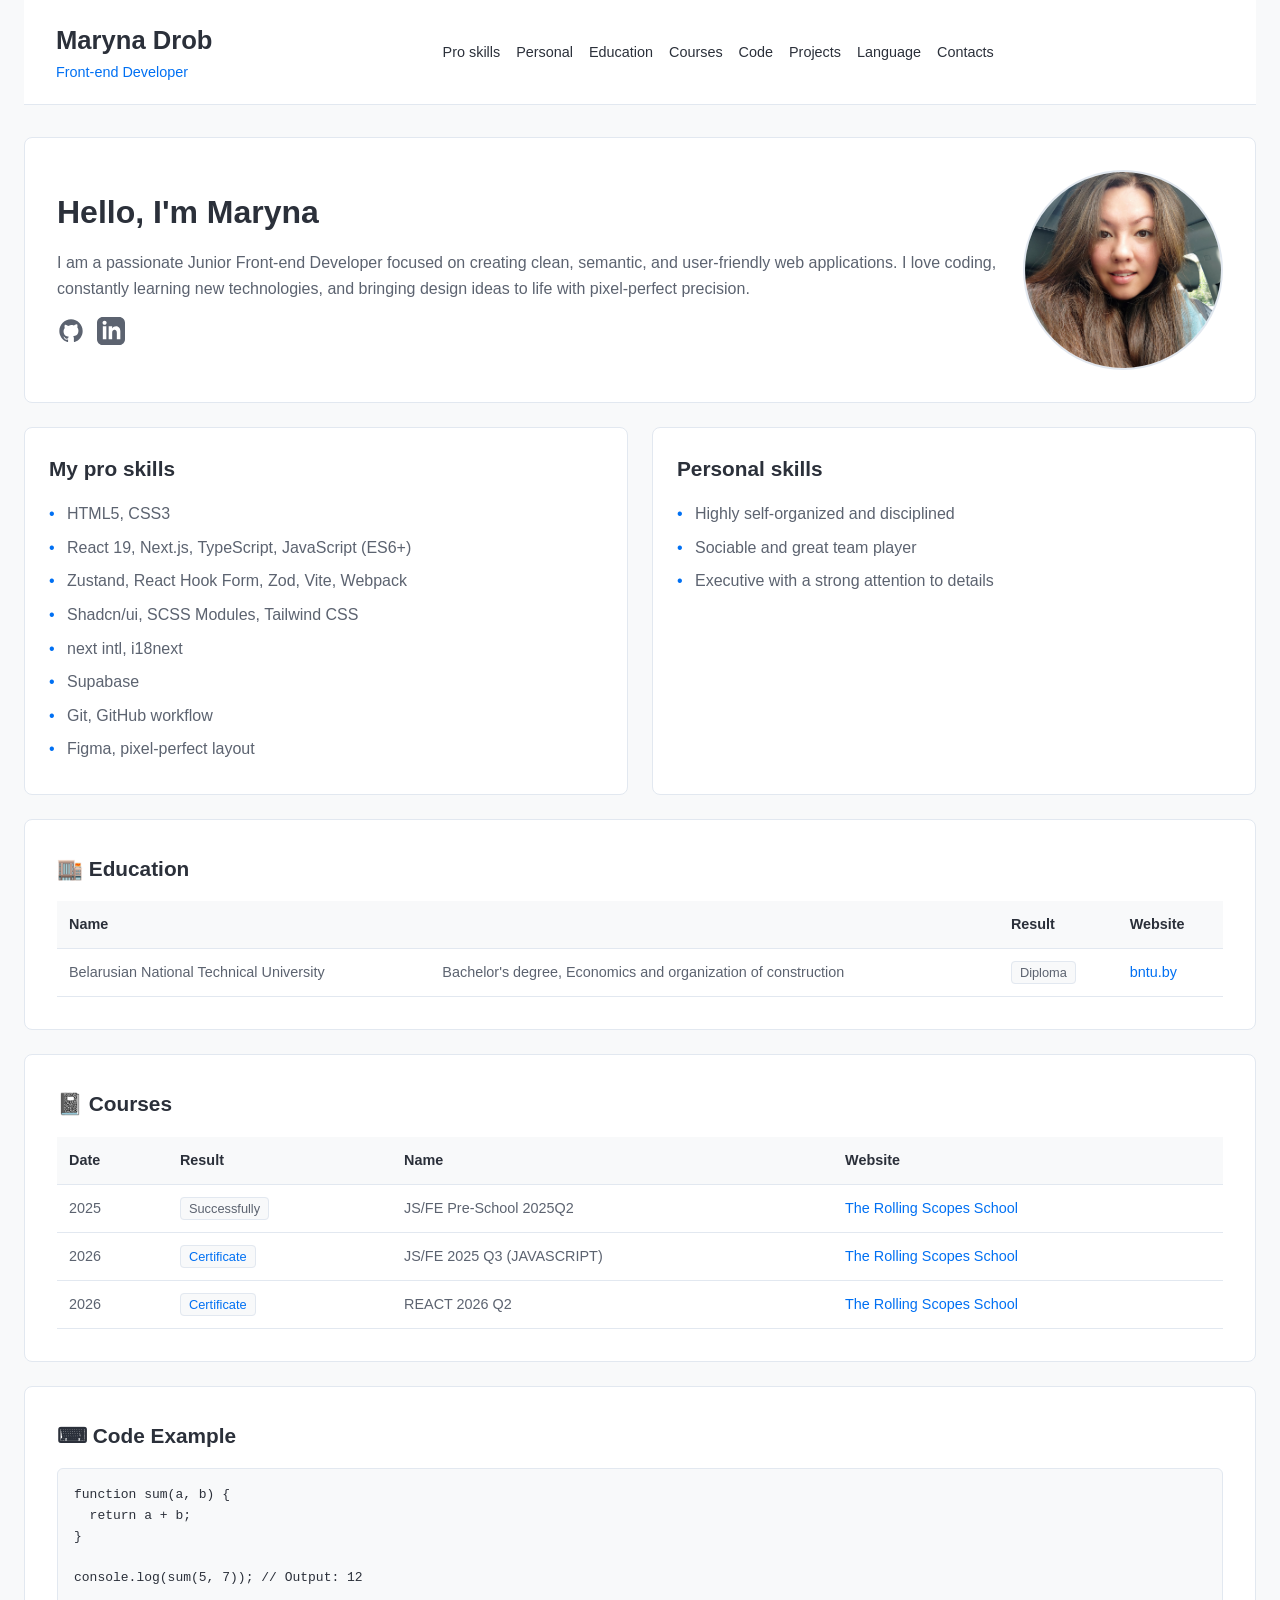
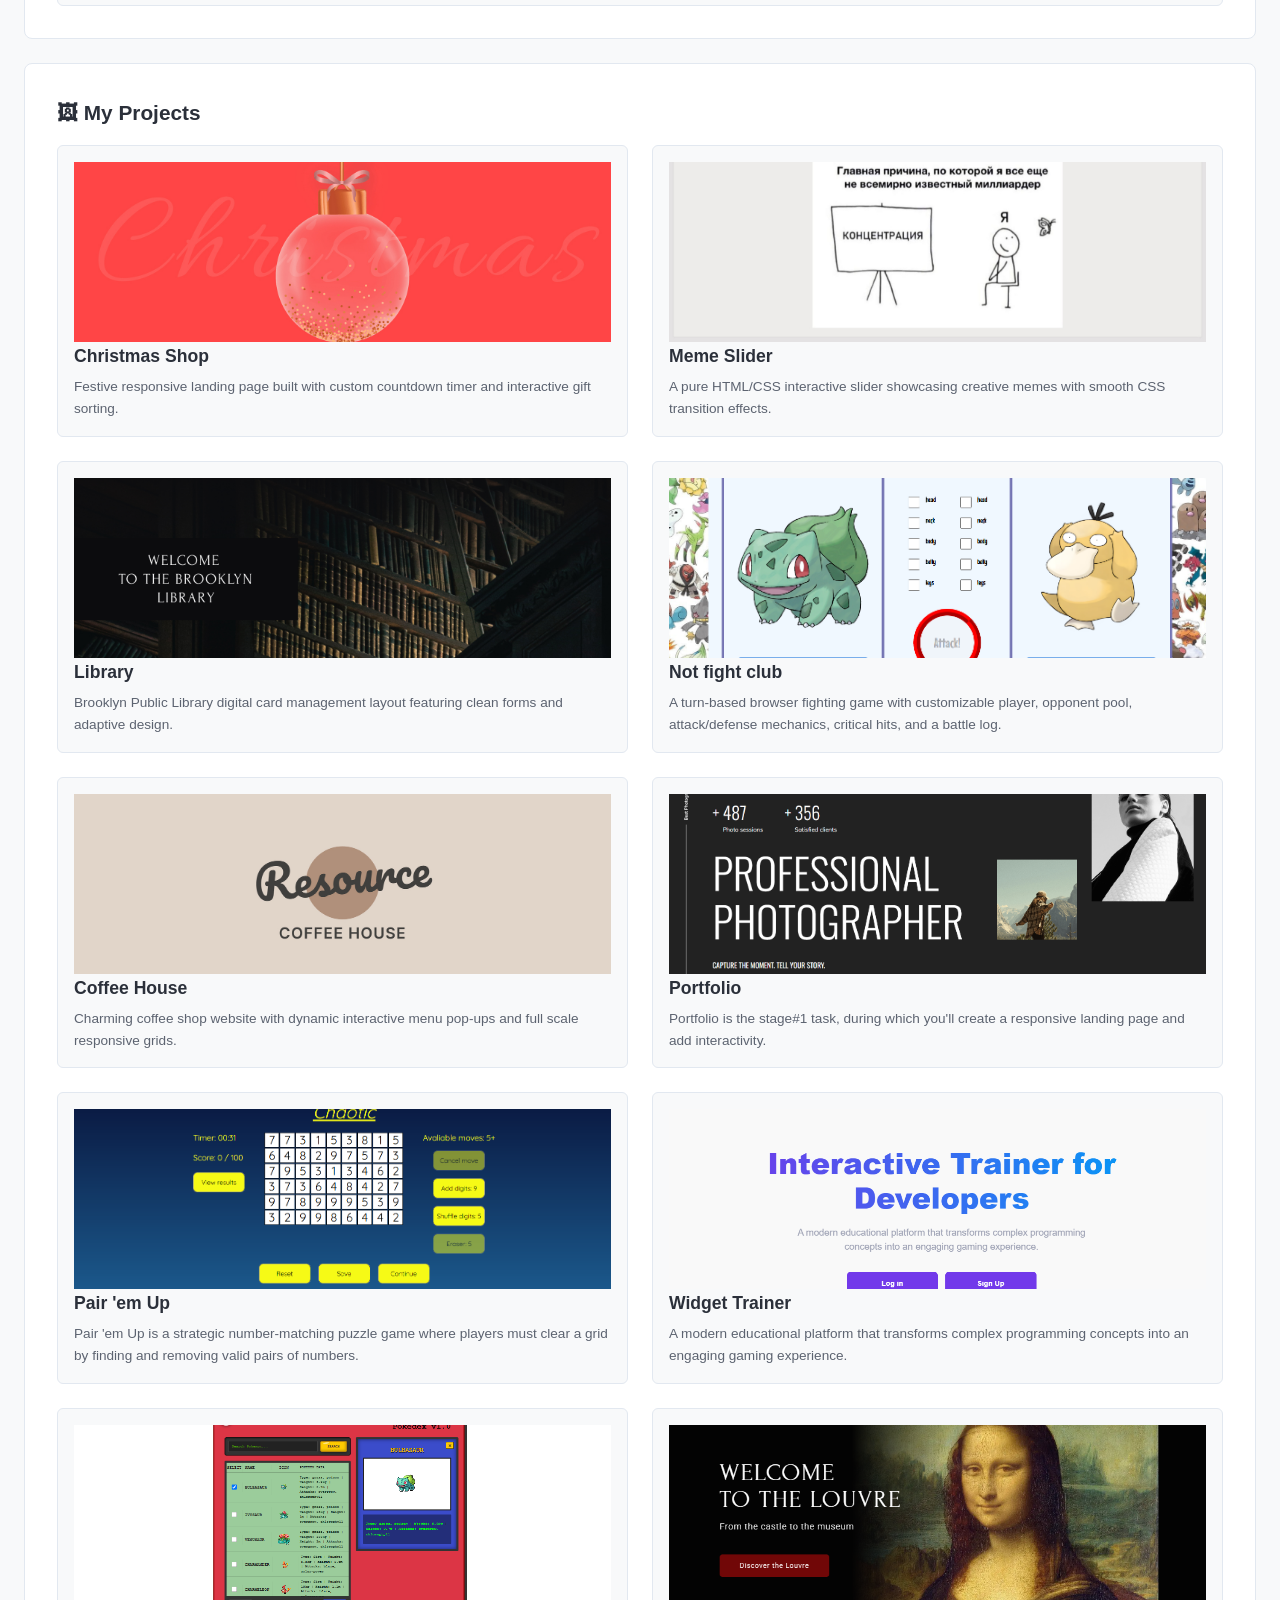
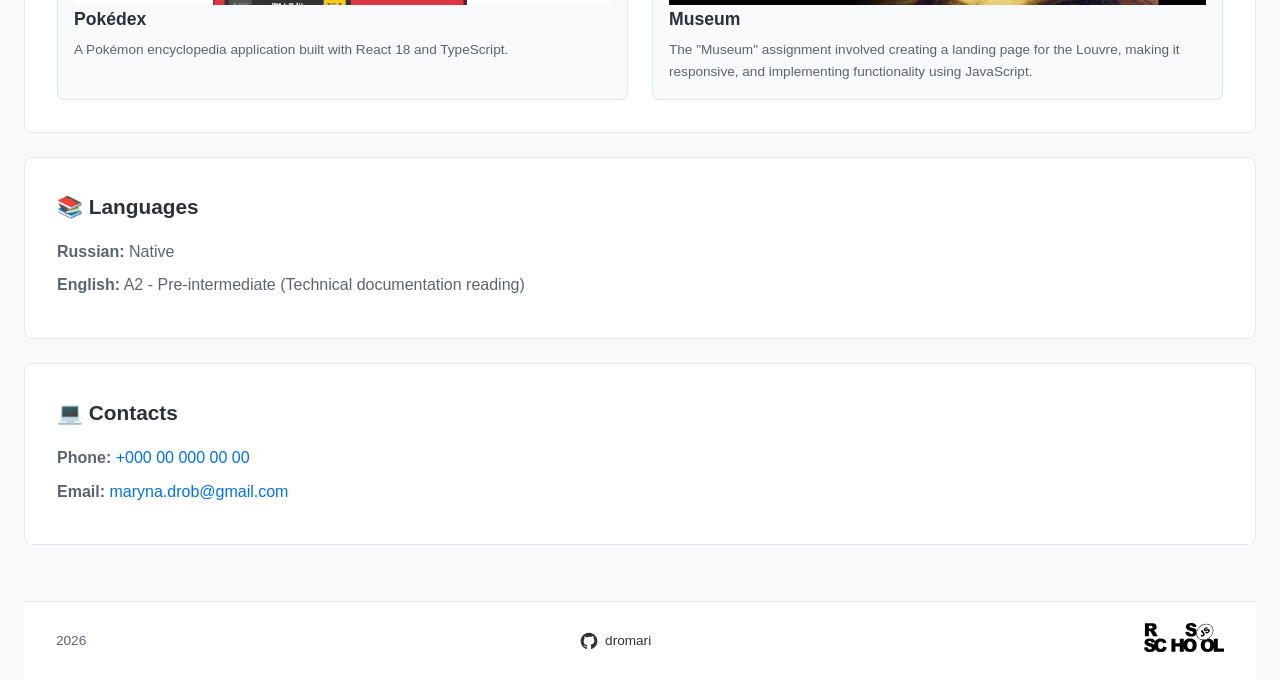
<file: index.html>
<!DOCTYPE html>
<html lang="en">

<head>
  <meta charset="UTF-8">
  <meta name="viewport" content="width=device-width, initial-scale=1.0">
  <link rel="stylesheet" href="./style.css">
  <link rel="icon" href="./assets/images/favicon.ico" sizes="32x32">
  <title>Maryna Drob | Front-end Developer</title>
</head>

<body class="body light-theme">
  <div class="body-wrapper container">


    <header class="header">
      <div class="header-wrapper">
        <div class="logo">
          <h1>Maryna Drob</h1>
          <p class="subtitle">Front-end Developer</p>
        </div>

        <nav class="header-navigation" id="header-nav">
          <ul class="header-navigation-wrapper">
            <li><a href="#pro-skills">Pro skills</a></li>
            <li><a href="#personal-skills">Personal</a></li>
            <li><a href="#education">Education</a></li>
            <li><a href="#courses">Courses</a></li>
            <li><a href="#code">Code</a></li>
            <li><a href="#projects">Projects</a></li>
            <li><a href="#language">Language</a></li>
            <li><a href="#contacts">Contacts</a></li>
          </ul>
        </nav>

        <div class="header-controls">
          <button class="burger-menu" id="burger-toggle" aria-label="Toggle menu">
            <span></span>
            <span></span>
            <span></span>
          </button>
        </div>
      </div>
    </header>


    <main class="main">


      <section class="about-me">
        <div class="about-me-text">
          <h2 class="name">Hello, I'm Maryna</h2>
          <p class="discription">
            I am a passionate Junior Front-end Developer focused on creating clean, semantic, and user-friendly web
            applications. I love coding, constantly learning new technologies, and bringing design ideas to life with
            pixel-perfect precision.
          </p>
          <div class="social-links">
            <a class="discription-link" href="https://github.com/dromari" target="_blank" aria-label="GitHub Profile">
              <svg width="28" height="28" viewBox="0 0 24 24" fill="none" xmlns="http://www.w3.org/2000/svg">
                <path fill-rule="evenodd" clip-rule="evenodd"
                  d="M12 2C6.477 2 2 6.477 2 12c0 4.42 2.865 8.166 6.839 9.489.5.092.682-.217.682-.482 0-.237-.008-.866-.013-1.7-2.782.603-3.369-1.34-3.369-1.34-.454-1.156-1.11-1.464-1.11-1.464-.908-.62.069-.06.069-.06 1.003.07 1.531 1.03 1.531 1.03.892 1.529 2.341 1.087 2.91.831.092-.646.35-1.086.636-1.336-2.22-.253-4.555-1.11-4.555-4.943 0-1.091.39-1.984 1.029-2.683-.103-.253-.446-1.27.098-2.647 0 0 .84-.269 2.75 1.025A9.564 9.564 0 0112 6.844c.85.004 1.705.115 2.504.337 1.909-1.294 2.747-1.025 2.747-1.025.546 1.377.203 2.394.1 2.647.64.699 1.028 1.592 1.028 2.683 0 3.842-2.339 4.687-4.566 4.935.359.309.678.919.678 1.852 0 1.336-.012 2.415-.012 2.743 0 .267.18.579.688.481C19.137 20.162 22 16.418 22 12c0-5.523-4.477-10-10-10z"
                  fill="currentColor" />
              </svg>
            </a>
            <a class="discription-link" href="https://linkedin.com/in/dromari/" target="_blank"
              aria-label="LinkedIn Profile">
              <svg width="28" height="28" viewBox="0 0 24 24" fill="none" xmlns="http://www.w3.org/2000/svg">
                <path
                  d="M19 0h-14c-2.761 0-5 2.239-5 5v14c0 2.761 2.239 5 5 5h14c2.762 0 5-2.239 5-5v-14c0-2.761-2.238-5-5-5zm-11 19h-3v-11h3v11zm-1.5-12.268c-.966 0-1.75-.79-1.75-1.764s.784-1.764 1.75-1.764 1.75.79 1.75 1.764-.783 1.764-1.75 1.764zm13.5 12.268h-3v-5.604c0-3.368-4-3.113-4 0v5.604h-3v-11h3v1.765c1.396-2.586 7-2.777 7 2.476v6.759z"
                  fill="currentColor" />
              </svg>
            </a>
          </div>
        </div>
        <div class="photo">
          <img class="photo-img" src="./assets/images/my-photo.jpg" alt="Maryna Drob Photo">
        </div>
      </section>


      <section class="skills-grid">
        <div id="pro-skills" class="skills-card">
          <h2>My pro skills</h2>
          <ul class="skills-list">
            <li>HTML5, CSS3</li>
            <li>React 19, Next.js, TypeScript, JavaScript (ES6+)</li>
            <li>Zustand, React Hook Form, Zod, Vite, Webpack</li>
            <li>Shadcn/ui, SCSS Modules, Tailwind CSS</li>
            <li>next intl, i18next</li>
            <li>Supabase</li>
            <li>Git, GitHub workflow</li>
            <li>Figma, pixel-perfect layout</li>
          </ul>
        </div>
        <div id="personal-skills" class="skills-card">
          <h2>Personal skills</h2>
          <ul class="skills-list">
            <li>Highly self-organized and disciplined</li>
            <li>Sociable and great team player</li>
            <li>Executive with a strong attention to details</li>
          </ul>
        </div>
      </section>


      <section id="education" class="section">
        <h2>🏬 Education</h2>
        <div class="table-container">
          <table class="custom-table">
            <thead>
              <tr>
                <th class="table-name">Name</th>
                <th class="table-name"></th>
                <th class="table-result">Result</th>
                <th class="table-website">Website</th>
              </tr>
            </thead>
            <tbody>
              <tr>
                <td>Belarusian National Technical University</td>
                <td>Bachelor's
                  degree,
                  Economics
                  and
                  organization
                  of
                  construction</td>
                <td><span class="badge">Diploma</span></td>
                <td><a href="https://bntu.by" target="_blank">bntu.by</a></td>
              </tr>
            </tbody>
          </table>
        </div>
      </section>


      <section id="courses" class="section">
        <h2>📓 Courses</h2>
        <div class="table-container">
          <table class="custom-table">
            <thead>
              <tr>
                <th class="table-date">Date</th>
                <th class="table-result">Result</th>
                <th class="table-name">Name</th>
                <th class="table-website">Website</th>
              </tr>
            </thead>
            <tbody>
              <tr>
                <td>2025</td>
                <td><span class="badge success">Successfully</span></td>
                <td>JS/FE Pre-School 2025Q2
                </td>
                <td><a href="https://rs.school/courses/javascript-preschool-ru" target="_blank">The Rolling Scopes
                    School</a></td>
              </tr>
              <tr>
                <td>2026</td>
                <td><a href="https://app.rs.school/certificate/uv3uagqj" target="_blank"><span
                      class="badge success">Certificate</span></a></td>
                <td>JS/FE 2025 Q3 (JAVASCRIPT)
                </td>
                <td><a href="https://rs.school/courses/javascript" target="_blank">The Rolling Scopes School</a></td>
              </tr>
              <tr>
                <td>2026</td>
                <td><a href="https://app.rs.school/certificate/gltx63mo" target="_blank"><span
                      class="badge progress">Certificate</span></a></td>
                <td>REACT 2026 Q2</td>
                <td><a href="https://rs.school/courses/reactjs" target="_blank">The Rolling Scopes School</a></td>
              </tr>
            </tbody>
          </table>
        </div>
      </section>


      <section id="code" class="section">
        <h2>⌨ Code Example</h2>
        <div class="code-block">
          <pre><code>function sum(a, b) {
  return a + b;
}

console.log(sum(5, 7)); // Output: 12
</code></pre>
        </div>
      </section>

      <section id="projects" class="section">
        <h2>🖼 My Projects</h2>
        <div class="projects-grid">
          <div class="project-card">
            <div class="project-info">
              <a href="https://rolling-scopes-school.github.io/dromari-JSFE2024Q4/christmas-shop/pages/home/"
                target="_blank" class="project-image-link">
                <div class="project-image-container">
                  <img class="project-image" src="./assets/images/christmas-shop.jpg" alt="Christmas Shop">
                </div>
                <h3>Christmas Shop</h3>
                <p>Festive responsive landing page built with custom countdown timer and interactive gift sorting.</p>
              </a>
            </div>
          </div>

          <div class="project-card">
            <div class="project-info">
              <a href="https://dromari.github.io/cssMemeSlider/cssMemeSlider/index.html" target="_blank"
                class="project-image-link">
                <div class="project-image-container">
                  <img class="project-image" src="./assets/images/meme-slider.jpg" alt="Meme Slider">
                </div>
                <h3>Meme Slider</h3>
                <p>A pure HTML/CSS interactive slider showcasing creative memes with smooth CSS transition effects.</p>
              </a>
            </div>
          </div>

          <div class="project-card">
            <div class="project-info">
              <a href="https://dromari.github.io/library/library/index.html" target="_blank" class="project-image-link">
                <div class="project-image-container">
                  <img class="project-image" src="./assets/images/library.jpg" alt="Library">
                </div>
                <h3>Library</h3>
                <p>Brooklyn Public Library digital card management layout featuring clean forms and adaptive design.</p>
              </a>
            </div>
          </div>

          <div class="project-card">
            <div class="project-info">
              <a href="https://dromari.github.io/not-fight-club/" target="_blank" class="project-image-link">
                <div class="project-image-container">
                  <img class="project-image" src="./assets/images/not-fight-club.png" alt="Not fight club">
                </div>
                <h3>Not fight club</h3>
                <p>A turn-based browser fighting game with customizable player, opponent pool, attack/defense mechanics,
                  critical hits, and a battle log.</p>
              </a>
            </div>
          </div>

          <div class="project-card">
            <div class="project-info">
              <a href="https://dromari.github.io/coffee-house/coffee-house/pages/home/" target="_blank"
                class="project-image-link">
                <div class="project-image-container">
                  <img class="project-image" src="./assets/images/coffee-house.jpg" alt="Coffee House">
                </div>
                <h3>Coffee House</h3>
                <p>Charming coffee shop website with dynamic interactive menu pop-ups and full scale responsive grids.
                </p>
              </a>
            </div>
          </div>

          <div class="project-card">
            <div class="project-info">
              <a href="https://rolling-scopes-school.github.io/dromari-JSFE2025Q3/portfolio/" target="_blank"
                class="project-image-link">
                <div class="project-image-container">
                  <img class="project-image" src="./assets/images/portfolio.png" alt="Portfolio">
                </div>
                <h3>Portfolio</h3>
                <p>Portfolio is the stage#1 task, during which you'll create a responsive landing page and add
                  interactivity.</p>
              </a>
            </div>
          </div>

          <div class="project-card">
            <div class="project-info">
              <a href="https://rolling-scopes-school.github.io/dromari-JSFE2025Q3/pair-em-up/" target="_blank"
                class="project-image-link">
                <div class="project-image-container">
                  <img class="project-image" src="./assets/images/pair-em-up.png" alt="Pair 'em Up">
                </div>
                <h3>Pair 'em Up </h3>
                <p>Pair 'em Up is a strategic number-matching puzzle game where players must clear a grid by finding and
                  removing valid pairs of numbers.</p>
              </a>
            </div>
          </div>

          <div class="project-card">
            <div class="project-info">
              <a href="https://tandem-virid.vercel.app/" target="_blank" class="project-image-link">
                <div class="project-image-container">
                  <img class="project-image" src="./assets/images/widget-trainer.png" alt="Widget Trainer">
                </div>
                <h3>Widget Trainer</h3>
                <p>A modern educational platform that transforms complex programming concepts into an engaging gaming
                  experience.</p>
              </a>
            </div>
          </div>

          <div class="project-card">
            <div class="project-info">
              <a href="https://pokedex-nextjs-ssr.vercel.app/" target="_blank" class="project-image-link">
                <div class="project-image-container">
                  <img class="project-image" src="./assets/images/pokedex.png" alt="Pokédex">
                </div>
                <h3>Pokédex</h3>
                <p>A Pokémon encyclopedia application built with React 18 and TypeScript.</p>
              </a>
            </div>
          </div>

          <div class="project-card">
            <div class="project-info">
              <a href="https://rolling-scopes-school.github.io/dromari-JSFEPRESCHOOL2025Q2/museum/" target="_blank"
                class="project-image-link">
                <div class="project-image-container">
                  <img class="project-image" src="./assets/images/museum.png" alt="Museum">
                </div>
                <h3>Museum</h3>
                <p>The "Museum" assignment involved creating a landing page for the Louvre, making it responsive, and
                  implementing functionality using JavaScript.</p>
              </a>
            </div>
          </div>


        </div>
      </section>

      <section id="language" class="section">
        <h2>📚 Languages</h2>
        <ul class="language-wrapper">
          <li><strong>Russian:</strong> Native</li>
          <li><strong>English:</strong> A2 - Pre-intermediate (Technical documentation reading)</li>
        </ul>
      </section>

      <section id="contacts" class="section">
        <h2>💻 Contacts</h2>
        <ul class="contacts-wrapper">
          <li><strong>Phone:</strong> <a class="links-contacts" href="tel:+000000000000">+000 00 000 00 00</a></li>
          <li><strong>Email:</strong> <a class="links-contacts"
              href="mailto:maryna.drob@gmail.com">maryna.drob@gmail.com</a>
          </li>
        </ul>
      </section>

    </main>

    <footer class="footer">
      <div class="footer-wrapper">
        <div class="footer-first-line">
          <span class="year">2026</span>
          <div class="github-author">
            <a href="https://github.com" target="_blank" class="author-link">
              <svg class="footer-git-icon" width="20" height="20" viewBox="0 0 24 24" fill="none"
                xmlns="http://www.w3.org/2000/svg">
                <path fill-rule="evenodd" clip-rule="evenodd"
                  d="M12 2C6.477 2 2 6.477 2 12c0 4.42 2.865 8.166 6.839 9.489.5.092.682-.217.682-.482 0-.237-.008-.866-.013-1.7-2.782.603-3.369-1.34-3.369-1.34-.454-1.156-1.11-1.464-1.11-1.464-.908-.62.069-.06.069-.06 1.003.07 1.531 1.03 1.531 1.03.892 1.529 2.341 1.087 2.91.831.092-.646.35-1.086.636-1.336-2.22-.253-4.555-1.11-4.555-4.943 0-1.091.39-1.984 1.029-2.683-.103-.253-.446-1.27.098-2.647 0 0 .84-.269 2.75 1.025A9.564 9.564 0 0112 6.844c.85.004 1.705.115 2.504.337 1.909-1.294 2.747-1.025 2.747-1.025.546 1.377.203 2.394.1 2.647.64.699 1.028 1.592 1.028 2.683 0 3.842-2.339 4.687-4.566 4.935.359.309.678.919.678 1.852 0 1.336-.012 2.415-.012 2.743 0 .267.18.579.688.481C19.137 20.162 22 16.418 22 12c0-5.523-4.477-10-10-10z"
                  fill="currentColor" />
              </svg>
              dromari
            </a>
          </div>
          <div class="rss-footer-block">
            <a href="https://rs.school/courses/javascript" class="link-rsschool" target="_blank">
              <img src="./assets/images/icon/rs_school_js.svg" alt="GitHub">
            </a>
          </div>
        </div>
      </div>
    </footer>

  </div>
  <script src="./index.js"></script>
</body>

</html>
</file>
<file: style.css>
* {
  box-sizing: border-box;
  margin: 0;
  padding: 0;
}

a {
  text-decoration: none;
}

html {
  scroll-behavior: smooth;
}

.light-theme {
  --bg-main: #f8f9fa;
  --bg-card: #ffffff;
  --bg-header: #ffffff;
  --text-main: #2b303a;
  --text-muted: #5c6370;
  --border-color: #e2e8f0;
  --accent-color: #0070f3;
}

.dark-theme {
  --bg-main: #0f141c;
  --bg-card: #1e2633;
  --bg-header: #151b26;
  --text-main: #f1f5f9;
  --text-muted: #94a3b8;
  --border-color: #2e3b4e;
  --accent-color: #38bdf8;
}

body {
  font-family: -apple-system, BlinkMacSystemFont, "Segoe UI", Roboto, Arial, sans-serif;
  background-color: var(--bg-main);
  color: var(--text-main);
  line-height: 1.6;
  transition: background-color 0.3s ease, color 0.3s ease;
}

.container {
  max-width: 1440px;
  margin: 0 auto;
  padding: 0 24px;
}

.body-wrapper {
  display: flex;
  flex-direction: column;
  min-height: 100vh;
}

.header {
  background-color: var(--bg-header);
  padding: 20px 0;
  border-bottom: 1px solid var(--border-color);
}

.header-wrapper {
  display: flex;
  justify-content: space-between;
  align-items: center;
  position: relative;
  padding: 0 32px;
  gap: 32px;
}

.logo h1 {
  font-size: 1.6rem;
  font-weight: 700;
}

.subtitle {
  color: var(--accent-color);
  font-size: 0.9rem;
  font-weight: 500;
}

.header-controls {
  display: flex;
  align-items: center;
  gap: 16px;
  z-index: 110;
}

.theme-toggle {
  background: none;
  border: 1px solid var(--border-color);
  color: var(--text-main);
  padding: 6px 6px;
  border-radius: 6px;
  cursor: pointer;
  font-size: 0.85rem;
  transition: background-color 0.2s;
}

.theme-toggle:hover {
  background-color: var(--bg-main);
}

.burger-menu {
  display: none;
  flex-direction: column;
  justify-content: space-between;
  width: 24px;
  height: 18px;
  background: none;
  border: none;
  cursor: pointer;
}

.burger-menu span {
  display: block;
  width: 100%;
  height: 2px;
  background-color: var(--text-main);
  transition: 0.3s;
}

.header-navigation-wrapper {
  display: flex;
  list-style: none;
  gap: 16px;
  flex-wrap: wrap;
}

.header-navigation-wrapper a {
  color: var(--text-main);
  text-decoration: none;
  font-size: 0.9rem;
  font-weight: 500;
  transition: color 0.2s;
}

.header-navigation-wrapper a:hover {
  color: var(--accent-color);
}

.main {
  flex-grow: 1;
  padding: 32px 0;
}

.section {
  background-color: var(--bg-card);
  padding: 32px;
  border-radius: 8px;
  margin-bottom: 24px;
  border: 1px solid var(--border-color);
}

h2 {
  font-size: 1.3rem;
  margin-bottom: 16px;
  color: var(--text-main);
}

.about-me {
  background-color: var(--bg-card);
  border: 1px solid var(--border-color);
  display: flex;
  justify-content: space-between;
  align-items: center;
  padding: 32px;
  border-radius: 8px;
  margin-bottom: 24px;
  gap: 24px;
}

.about-me-text {
  flex: 1;
}

.name {
  font-size: 2rem;
  margin-bottom: 12px;
}

.discription {
  color: var(--text-muted);
  margin-bottom: 16px;
}

.social-links {
  display: flex;
  gap: 12px;
}

.discription-link {
  color: var(--text-muted);
  transition: color 0.2s;
}

.discription-link:hover {
  color: var(--accent-color);
}

.photo {
  width: 200px;
  height: 200px;
  border-radius: 50%;
  overflow: hidden;
  border: 2px solid var(--border-color);
}

.photo-img {
  width: 100%;
  height: 100%;
  object-fit: cover;
}

.skills-grid {
  display: grid;
  grid-template-columns: 1fr 1fr;
  gap: 24px;
  margin-bottom: 24px;
}

.skills-card {
  background-color: var(--bg-card);
  border: 1px solid var(--border-color);
  padding: 24px;
  border-radius: 8px;
}

.skills-list {
  list-style: none;
}

.skills-list li {
  position: relative;
  padding-left: 18px;
  margin-bottom: 8px;
  color: var(--text-muted);
}

.skills-list li::before {
  content: "•";
  position: absolute;
  left: 0;
  color: var(--accent-color);
}

.table-container {
  overflow-x: auto;
}

.custom-table {
  width: 100%;
  border-collapse: collapse;
  text-align: left;
}

.custom-table th, .custom-table td {
  padding: 12px;
  border-bottom: 1px solid var(--border-color);
  font-size: 0.9rem;
}

.custom-table th {
  background-color: var(--bg-main);
  color: var(--text-main);
}

.custom-table td {
  color: var(--text-muted);
}

.custom-table a {
  color: var(--accent-color);
  text-decoration: none;
  transition: color 0.3s;
}

.custom-table a:hover {
  color: var(--text-main);
  transition: color 0.3s;
}

.badge {
  background-color: var(--bg-main);
  padding: 3px 8px;
  border-radius: 4px;
  font-size: 0.8rem;
  border: 1px solid var(--border-color);
}

.code-block pre {
  background-color: var(--bg-main);
  padding: 16px;
  border-radius: 6px;
  overflow-x: auto;
  border: 1px solid var(--border-color);
}

.code-block code {
  font-family: monospace;
  color: var(--text-main);
}


.projects-grid {
  display: grid;
  grid-template-columns: repeat(auto-fit, minmax(420px, 1fr));
  gap: 24px;
}

.project-card {
  background-color: var(--bg-main);
  border: 1px solid var(--border-color);
  border-radius: 6px;
  overflow: hidden;
  display: flex;
  flex-direction: column;
  transition: transform 0.2s ease, border-color 0.2s ease;
  cursor: pointer;
}

.project-card:hover {
  transform: translateY(-4px);
  border-color: var(--accent-color);
}

.project-info {
  padding: 16px;
  flex-grow: 1;
}

.project-info h3 {
  font-size: 1.1rem;
  margin-bottom: 6px;
  color: var(--text-main);
}

.project-info p {
  font-size: 0.85rem;
  color: var(--text-muted);
}

.project-image-container {
  width: 100%;
  height: 180px;
  overflow: hidden;
}

.project-image {
  width: 100%;
  height: 100%;
  object-fit: cover;
}

.language-wrapper, .contacts-wrapper {
  list-style: none;
}

.language-wrapper li, .contacts-wrapper li {
  margin-bottom: 8px;
  color: var(--text-muted);
}

.links-contacts {
  color: var(--accent-color);
  text-decoration: none;
  transition: color 0.3s;
}

.links-contacts:hover {
 color: var(--text-main);
transition: color 0.3s;
}

.footer {
  background-color: var(--bg-header);
  padding: 20px 0;
  border-top: 1px solid var(--border-color);
}

.footer-wrapper {
  display: flex;
  justify-content: space-between;
  padding: 0 32px;
}

.footer-first-line {
  display: flex;
  justify-content: space-between;
  width: 100%;
  align-items: center;
}

.location, .year {
  font-size: 0.85rem;
  color: var(--text-muted);
}

.github-author {
  transition: 0.3s;
  transform: scale(1);
}

.github-author:hover {
  transition: 0.3s;
  transform: scale(1.1);
}

.author-link {
  color: var(--text-main);
  text-decoration: none;
  display: flex;
  align-items: center;
  gap: 6px;
  font-size: 0.85rem;
}

.rss-footer-block {
  display: flex;
  align-items: center;
  gap: 8px;
  transition: 0.3s;
  transform: scale(1);
}

.rss-footer-block:hover {
transition: 0.3s;
  transform: scale(1.1);
}

.rss-footer-block img {
  width: 5rem;
}

.rss-logo-link {
  color: var(--text-main);
}

@media (max-width: 768px) {
  .burger-menu {
    display: flex;
    margin-left: 45px;
  }

.header-navigation {
  position: fixed;
  top: 0;
  right: 0;
  background-color: var(--bg-card);
  width: 100%;
  border-left: 1px solid var(--border-color);
  box-shadow: -4px 0 12px rgba(0, 0, 0, 0.1);
  padding: 20px 34px 20px 34px;
  z-index: 100;
  display: block;
  transform: translateX(120%);
  transition: transform 0.4s cubic-bezier(0.4, 0, 0.2, 1);
}

  .header-navigation.open {
    transform: translateX(0);
  }

  .header-navigation-wrapper {
    flex-direction: column;
    gap: 12px;
  }

  .header-controls {
    position: absolute;
    right: 34px;
    flex-direction: column-reverse;
    top: 20px;
  }

  .theme-toggle {
    display: none;    
  }

  .theme-toggle.open {
    display: block;
    transition: background-color 0.4s;
  }

  .burger-menu.open span:nth-child(1) { transform: translateY(8px) rotate(45deg); }
  .burger-menu.open span:nth-child(2) { opacity: 0; }
  .burger-menu.open span:nth-child(3) { transform: translateY(-8px) rotate(-45deg); }

  .about-me { flex-direction: column-reverse; text-align: center; }
  .about-me-text {
    display: flex;
    flex-direction: column;
    align-items: center;
  }
  .skills-grid { grid-template-columns: 1fr; }
  .projects-grid {
    grid-template-columns: 1fr;
  }
}
</file>
